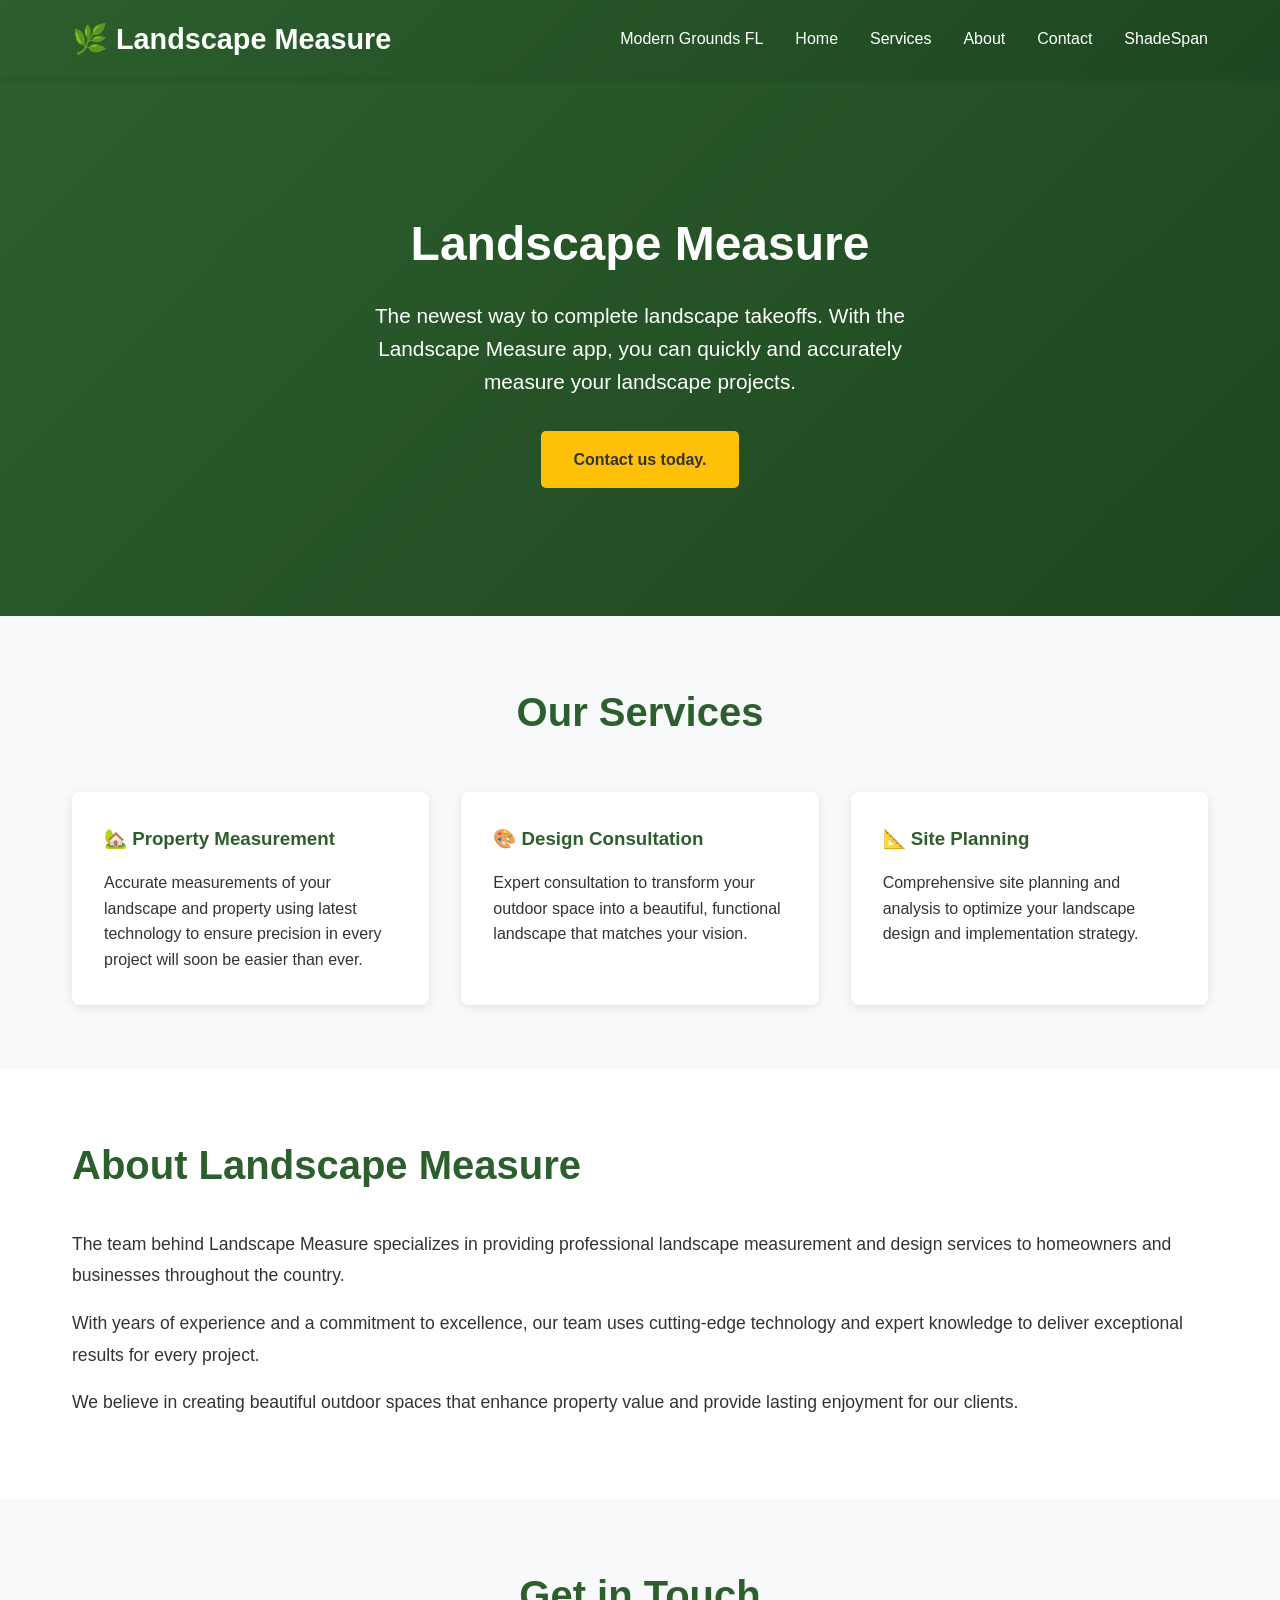
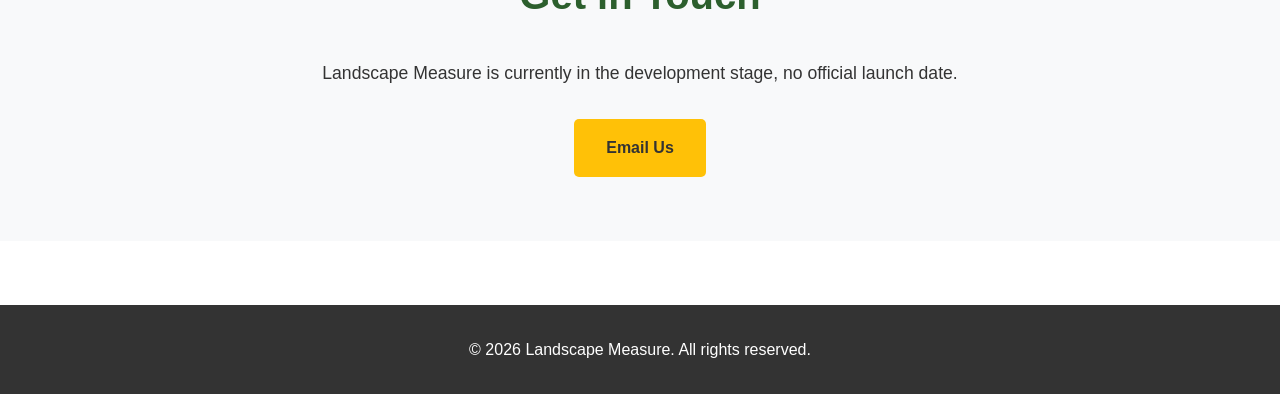
<file: index.html>
<!DOCTYPE html>
<html lang="en">
<head>
    <meta charset="UTF-8">
    <meta name="viewport" content="width=device-width, initial-scale=1.0">
    <title>Landscape Measure - Soon to be the newset way to provide landscape measurement services in one single app.</title>
    <style>
        * {
            margin: 0;
            padding: 0;
            box-sizing: border-box;
        }

        body {
            font-family: 'Segoe UI', Tahoma, Geneva, Verdana, sans-serif;
            line-height: 1.6;
            color: #333;
        }

        header {
            background: linear-gradient(135deg, #2c5f2d 0%, #1e4620 100%);
            color: white;
            padding: 1rem 0;
            position: sticky;
            top: 0;
            box-shadow: 0 2px 5px rgba(0,0,0,0.1);
        }

        nav {
            max-width: 1200px;
            margin: 0 auto;
            display: flex;
            justify-content: space-between;
            align-items: center;
            padding: 0 2rem;
        }

        .logo {
            font-size: 1.8rem;
            font-weight: bold;
        }

        nav ul {
            display: flex;
            list-style: none;
            gap: 2rem;
        }

        nav a {
            color: white;
            text-decoration: none;
            transition: opacity 0.3s;
        }

        nav a:hover {
            opacity: 0.8;
        }

        .hero {
            background: linear-gradient(135deg, #2c5f2d 0%, #1e4620 100%);
            color: white;
            padding: 8rem 2rem;
            text-align: center;
        }

        .hero h1 {
            font-size: 3rem;
            margin-bottom: 1rem;
        }

        .hero p {
            font-size: 1.3rem;
            margin-bottom: 2rem;
            max-width: 600px;
            margin-left: auto;
            margin-right: auto;
        }

        .cta-button {
            display: inline-block;
            background: #ffc107;
            color: #333;
            padding: 1rem 2rem;
            border-radius: 5px;
            text-decoration: none;
            font-weight: bold;
            transition: background 0.3s;
        }

        .cta-button:hover {
            background: #ffb300;
        }

        .container {
            max-width: 1200px;
            margin: 0 auto;
            padding: 0 2rem;
        }

        .services {
            padding: 4rem 0;
            background: #f8f9fa;
        }

        .services h2 {
            text-align: center;
            font-size: 2.5rem;
            margin-bottom: 3rem;
            color: #2c5f2d;
        }

        .service-grid {
            display: grid;
            grid-template-columns: repeat(auto-fit, minmax(300px, 1fr));
            gap: 2rem;
        }

        .service-card {
            background: white;
            padding: 2rem;
            border-radius: 8px;
            box-shadow: 0 2px 10px rgba(0,0,0,0.1);
            transition: transform 0.3s;
        }

        .service-card:hover {
            transform: translateY(-5px);
        }

        .service-card h3 {
            color: #2c5f2d;
            margin-bottom: 1rem;
        }

        .about {
            padding: 4rem 0;
        }

        .about h2 {
            font-size: 2.5rem;
            color: #2c5f2d;
            margin-bottom: 2rem;
        }

        .about p {
            font-size: 1.1rem;
            line-height: 1.8;
            margin-bottom: 1rem;
        }

        footer {
            background: #333;
            color: white;
            text-align: center;
            padding: 2rem 0;
            margin-top: 4rem;
        }

        footer p {
            margin: 0;
        }
    </style>
</head>
<body>
    <header>
        <nav>
            <div class="logo">🌿 Landscape Measure</div>
            <ul>
                <li><a href="www.moderngroundsfl.com" target="_blank">Modern Grounds FL</a></li>
                <li><a href="#home">Home</a></li>
                <li><a href="#services">Services</a></li>
                <li><a href="#about">About</a></li>
                <li><a href="#contact">Contact</a></li>
                <li><a href="shadespan.html">ShadeSpan</a></li> 
            </ul>
        </nav>
    </header>

    <section class="hero" id="home">
        <h1>Landscape Measure</h1>
        <p>The newest way to complete landscape takeoffs. With the Landscape Measure app, you can quickly and accurately measure your landscape projects.</p>
        <a href="#contact" class="cta-button">Contact us today.</a>
    </section>

    <section class="services" id="services">
        <div class="container">
            <h2>Our Services</h2>
            <div class="service-grid">
                <div class="service-card">
                    <h3>🏡 Property Measurement</h3>
                    <p>Accurate measurements of your landscape and property using latest technology to ensure precision in every project will soon be easier than ever.</p>
                </div>
                <div class="service-card">
                    <h3>🎨 Design Consultation</h3>
                    <p>Expert consultation to transform your outdoor space into a beautiful, functional landscape that matches your vision.</p>
                </div>
                <div class="service-card">
                    <h3>📐 Site Planning</h3>
                    <p>Comprehensive site planning and analysis to optimize your landscape design and implementation strategy.</p>
                </div>
            </div>
        </div>
    </section>

    <section class="about" id="about">
        <div class="container">
            <h2>About Landscape Measure</h2>
            <p>The team behind Landscape Measure specializes in providing professional landscape measurement and design services to homeowners and businesses throughout the country.</p>
            <p>With years of experience and a commitment to excellence, our team uses cutting-edge technology and expert knowledge to deliver exceptional results for every project.</p>
            <p>We believe in creating beautiful outdoor spaces that enhance property value and provide lasting enjoyment for our clients.</p>
        </div>
    </section>

    <section id="contact" style="padding: 4rem 0; background: #f8f9fa;">
        <div class="container" style="text-align: center;">
            <h2 style="color: #2c5f2d; font-size: 2.5rem; margin-bottom: 2rem;">Get in Touch</h2>
            <p style="font-size: 1.1rem; margin-bottom: 2rem;">Landscape Measure is currently in the development stage, no official launch date.</p>
            <a href="mailto:shannonmurphy.80s@gmail.com" class="cta-button">Email Us</a>
        </div>
    </section>

    <footer>
        <p>&copy; 2026 Landscape Measure. All rights reserved.</p>
    </footer>
</body>
</html>
</file>
